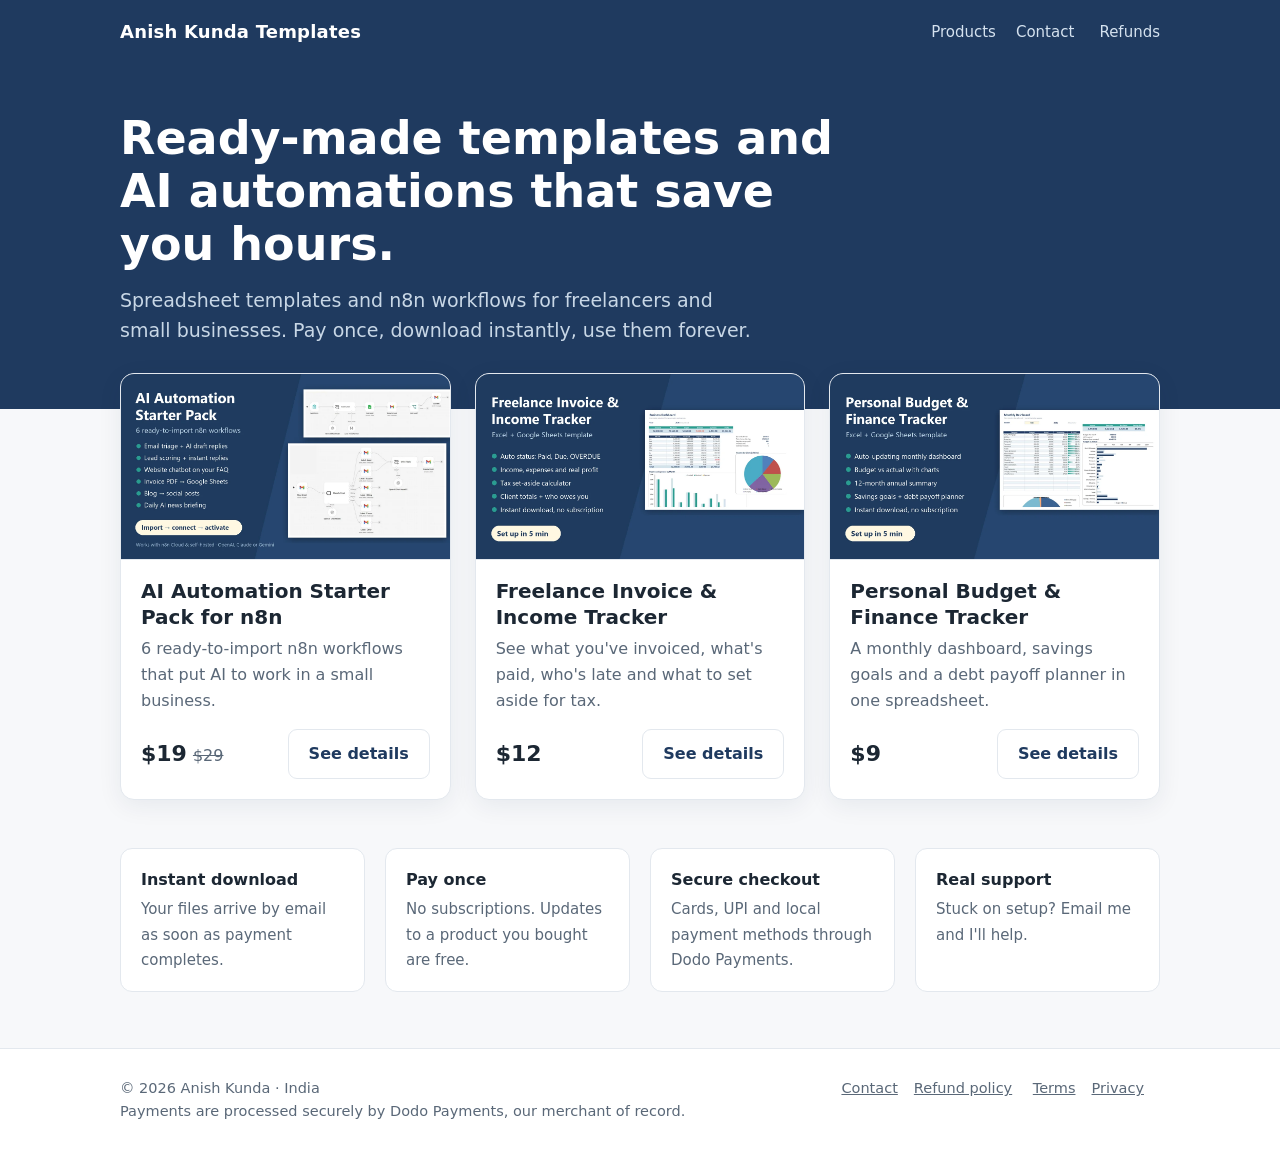
<file: index.html>
<!doctype html>
<html lang="en"><head><meta charset="utf-8"><meta name="viewport" content="width=device-width,initial-scale=1">
<title>Anish Kunda Templates</title><meta name="description" content="Spreadsheet templates and n8n AI workflow templates for freelancers and small businesses.">
<link rel="stylesheet" href="style.css"><link rel="icon" href="img/icon.png">
</head><body>
<header class="top"><div class="wrap"><a class="brand" href="index.html">Anish Kunda Templates</a>
<nav><a href="index.html#products">Products</a><a href="contact.html">Contact</a>
<a href="refund-policy.html">Refunds</a></nav></div></header>
<section class="hero"><div class="wrap"><h1>Ready-made templates and AI automations that save you hours.</h1>
<p>Spreadsheet templates and n8n workflows for freelancers and small businesses. Pay once, download instantly,
use them forever.</p></div></section>
<main class="wrap" id="products"><div class="grid"><article class="card"><a class="img" href="products/n8n-ai-automation-pack.html">
<img src="img/n8n-ai-automation-pack/cover.webp" width="1280" height="720" alt="AI Automation Starter Pack for n8n cover"></a>
<div class="body"><h2><a href="products/n8n-ai-automation-pack.html">AI Automation Starter Pack for n8n</a></h2><p>6 ready-to-import n8n workflows that put AI to work in a small business.</p>
<div class="row"><span class="price">$19<s>$29</s></span>
<a class="btn ghost" href="products/n8n-ai-automation-pack.html">See details</a></div></div></article><article class="card"><a class="img" href="products/freelance-tracker.html">
<img src="img/freelance-tracker/cover.webp" width="1280" height="720" alt="Freelance Invoice &amp; Income Tracker cover"></a>
<div class="body"><h2><a href="products/freelance-tracker.html">Freelance Invoice &amp; Income Tracker</a></h2><p>See what you&#x27;ve invoiced, what&#x27;s paid, who&#x27;s late and what to set aside for tax.</p>
<div class="row"><span class="price">$12</span>
<a class="btn ghost" href="products/freelance-tracker.html">See details</a></div></div></article><article class="card"><a class="img" href="products/budget-tracker.html">
<img src="img/budget-tracker/cover.webp" width="1280" height="720" alt="Personal Budget &amp; Finance Tracker cover"></a>
<div class="body"><h2><a href="products/budget-tracker.html">Personal Budget &amp; Finance Tracker</a></h2><p>A monthly dashboard, savings goals and a debt payoff planner in one spreadsheet.</p>
<div class="row"><span class="price">$9</span>
<a class="btn ghost" href="products/budget-tracker.html">See details</a></div></div></article></div>
<div class="points"><div><b>Instant download</b><span>Your files arrive by email as soon as payment
completes.</span></div><div><b>Pay once</b><span>No subscriptions. Updates to a product you bought are free.</span></div>
<div><b>Secure checkout</b><span>Cards, UPI and local payment methods through Dodo Payments.</span></div>
<div><b>Real support</b><span>Stuck on setup? Email me and I'll help.</span></div></div></main>
<footer><div class="wrap"><div>&copy; 2026 Anish Kunda &middot; India<br>
Payments are processed securely by Dodo Payments, our merchant of record.</div>
<div><a href="contact.html">Contact</a><a href="refund-policy.html">Refund policy</a>
<a href="terms.html">Terms</a><a href="privacy.html">Privacy</a></div></div></footer>
</body></html>
</file>
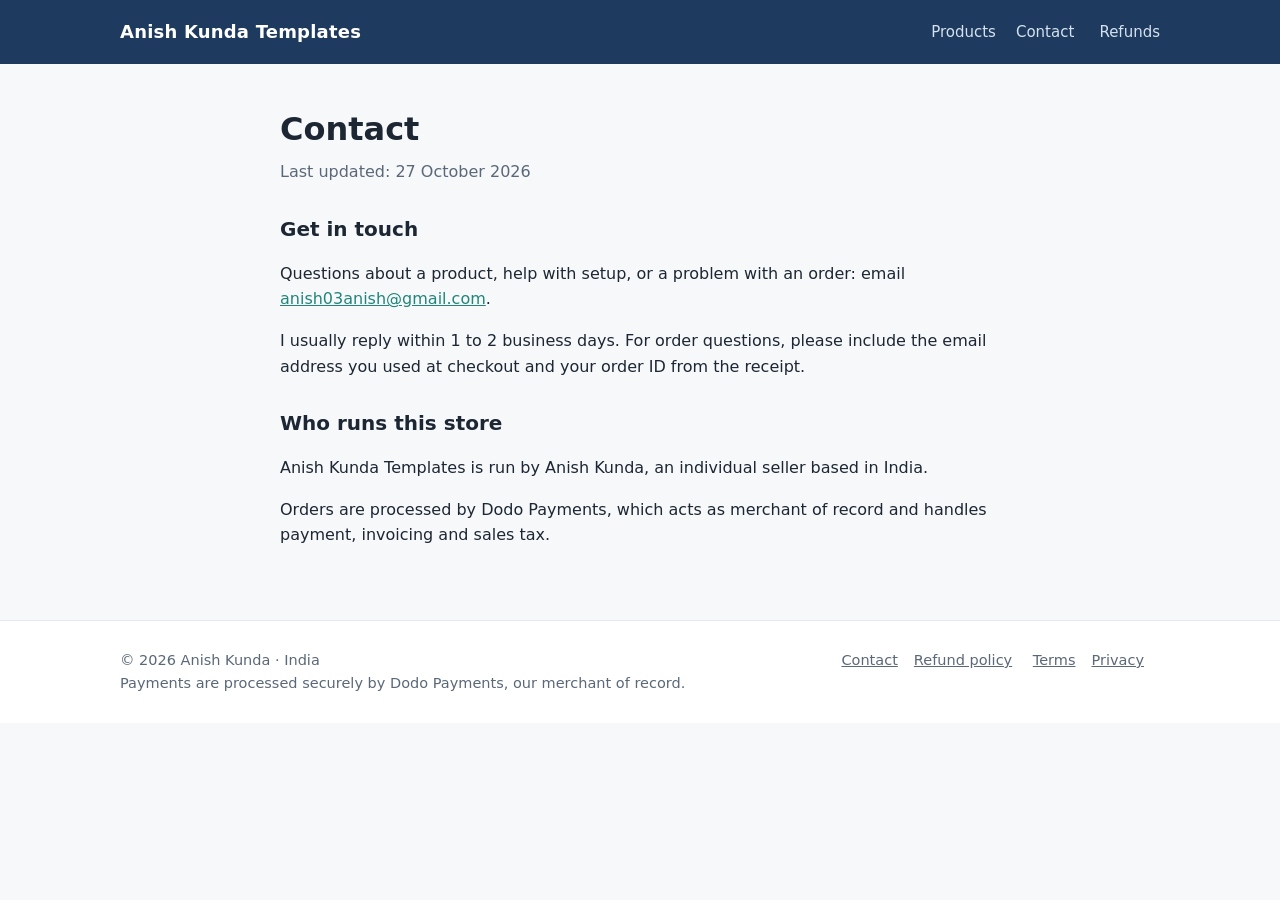
<file: contact.html>
<!doctype html>
<html lang="en"><head><meta charset="utf-8"><meta name="viewport" content="width=device-width,initial-scale=1">
<title>Contact | Anish Kunda Templates</title><meta name="description" content="Contact for Anish Kunda Templates.">
<link rel="stylesheet" href="style.css"><link rel="icon" href="img/icon.png">
</head><body>
<header class="top"><div class="wrap"><a class="brand" href="index.html">Anish Kunda Templates</a>
<nav><a href="index.html#products">Products</a><a href="contact.html">Contact</a>
<a href="refund-policy.html">Refunds</a></nav></div></header>
<main class="wrap doc"><h1>Contact</h1><p class="upd">Last updated: 27 October 2026</p><h2>Get in touch</h2>
<p>Questions about a product, help with setup, or a problem with an order: email <a href="mailto:anish03anish@gmail.com">anish03anish@gmail.com</a>.</p>
<p>I usually reply within 1 to 2 business days. For order questions, please include the email address you used at checkout and your order ID from the receipt.</p>
<h2>Who runs this store</h2>
<p>Anish Kunda Templates is run by Anish Kunda, an individual seller based in India.</p>
<p>Orders are processed by Dodo Payments, which acts as merchant of record and handles payment, invoicing and sales tax.</p></main>
<footer><div class="wrap"><div>&copy; 2026 Anish Kunda &middot; India<br>
Payments are processed securely by Dodo Payments, our merchant of record.</div>
<div><a href="contact.html">Contact</a><a href="refund-policy.html">Refund policy</a>
<a href="terms.html">Terms</a><a href="privacy.html">Privacy</a></div></div></footer>
</body></html>
</file>
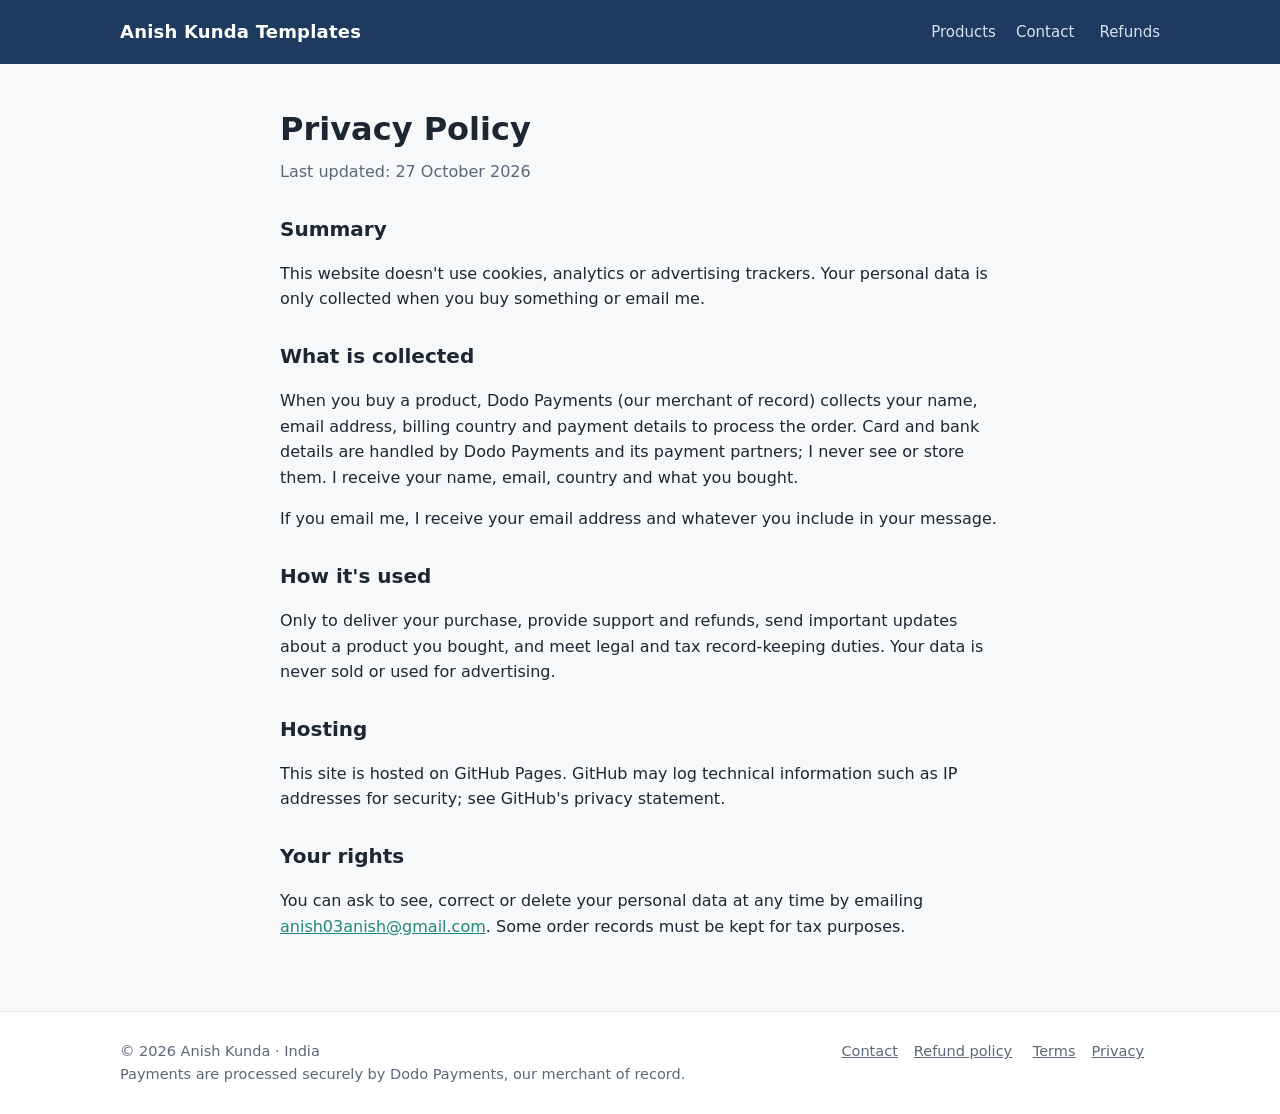
<file: privacy.html>
<!doctype html>
<html lang="en"><head><meta charset="utf-8"><meta name="viewport" content="width=device-width,initial-scale=1">
<title>Privacy Policy | Anish Kunda Templates</title><meta name="description" content="Privacy Policy for Anish Kunda Templates.">
<link rel="stylesheet" href="style.css"><link rel="icon" href="img/icon.png">
</head><body>
<header class="top"><div class="wrap"><a class="brand" href="index.html">Anish Kunda Templates</a>
<nav><a href="index.html#products">Products</a><a href="contact.html">Contact</a>
<a href="refund-policy.html">Refunds</a></nav></div></header>
<main class="wrap doc"><h1>Privacy Policy</h1><p class="upd">Last updated: 27 October 2026</p><h2>Summary</h2>
<p>This website doesn't use cookies, analytics or advertising trackers. Your personal data is only collected when you buy something or email me.</p>
<h2>What is collected</h2>
<p>When you buy a product, Dodo Payments (our merchant of record) collects your name, email address, billing country and payment details to process the order. Card and bank details are handled by Dodo Payments and its payment partners; I never see or store them. I receive your name, email, country and what you bought.</p>
<p>If you email me, I receive your email address and whatever you include in your message.</p>
<h2>How it&#x27;s used</h2>
<p>Only to deliver your purchase, provide support and refunds, send important updates about a product you bought, and meet legal and tax record-keeping duties. Your data is never sold or used for advertising.</p>
<h2>Hosting</h2>
<p>This site is hosted on GitHub Pages. GitHub may log technical information such as IP addresses for security; see GitHub's privacy statement.</p>
<h2>Your rights</h2>
<p>You can ask to see, correct or delete your personal data at any time by emailing <a href="mailto:anish03anish@gmail.com">anish03anish@gmail.com</a>. Some order records must be kept for tax purposes.</p></main>
<footer><div class="wrap"><div>&copy; 2026 Anish Kunda &middot; India<br>
Payments are processed securely by Dodo Payments, our merchant of record.</div>
<div><a href="contact.html">Contact</a><a href="refund-policy.html">Refund policy</a>
<a href="terms.html">Terms</a><a href="privacy.html">Privacy</a></div></div></footer>
</body></html>
</file>
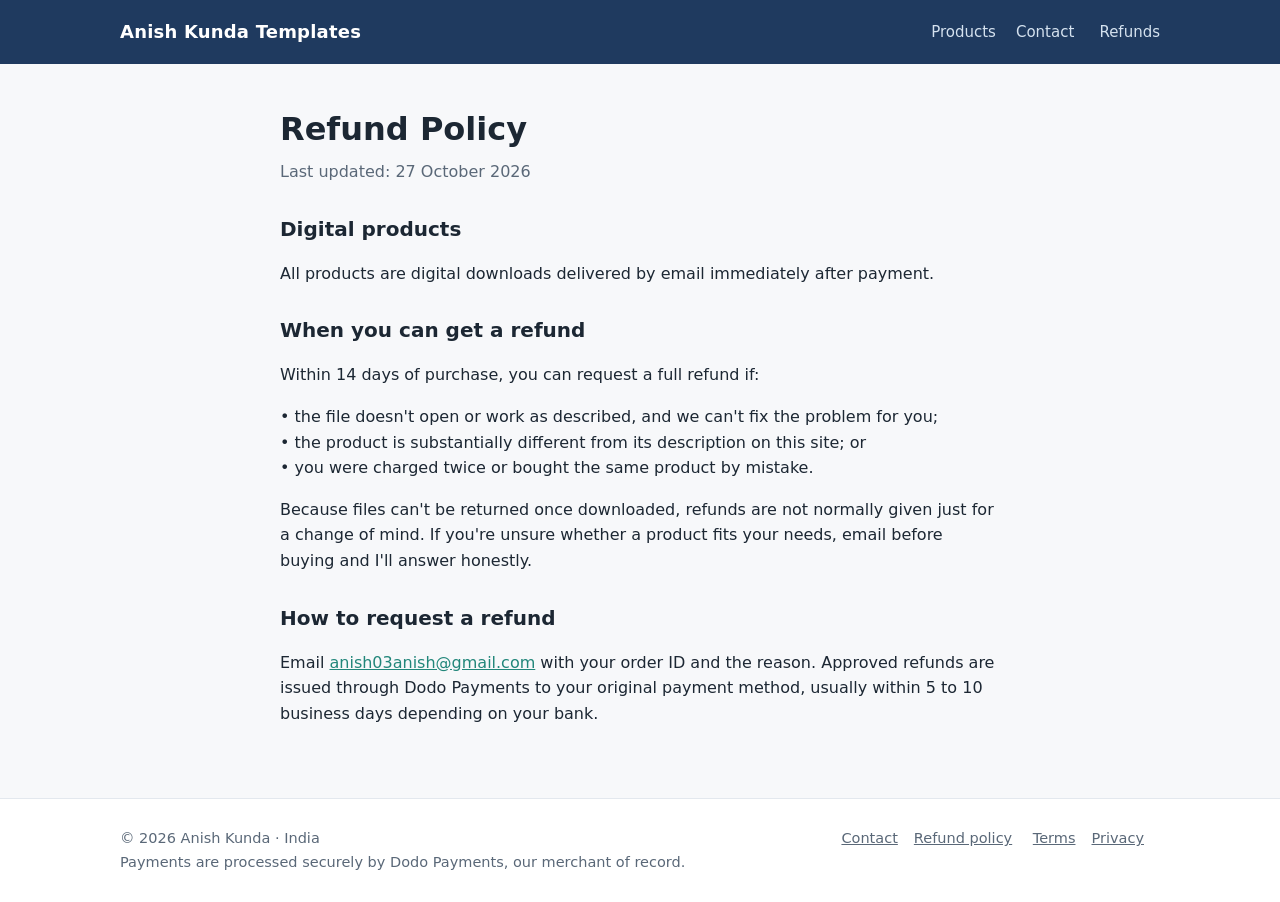
<file: refund-policy.html>
<!doctype html>
<html lang="en"><head><meta charset="utf-8"><meta name="viewport" content="width=device-width,initial-scale=1">
<title>Refund Policy | Anish Kunda Templates</title><meta name="description" content="Refund Policy for Anish Kunda Templates.">
<link rel="stylesheet" href="style.css"><link rel="icon" href="img/icon.png">
</head><body>
<header class="top"><div class="wrap"><a class="brand" href="index.html">Anish Kunda Templates</a>
<nav><a href="index.html#products">Products</a><a href="contact.html">Contact</a>
<a href="refund-policy.html">Refunds</a></nav></div></header>
<main class="wrap doc"><h1>Refund Policy</h1><p class="upd">Last updated: 27 October 2026</p><h2>Digital products</h2>
<p>All products are digital downloads delivered by email immediately after payment.</p>
<h2>When you can get a refund</h2>
<p>Within 14 days of purchase, you can request a full refund if:</p>
<p>&bull; the file doesn't open or work as described, and we can't fix the problem for you;<br>&bull; the product is substantially different from its description on this site; or<br>&bull; you were charged twice or bought the same product by mistake.</p>
<p>Because files can't be returned once downloaded, refunds are not normally given just for a change of mind. If you're unsure whether a product fits your needs, email before buying and I'll answer honestly.</p>
<h2>How to request a refund</h2>
<p>Email <a href="mailto:anish03anish@gmail.com">anish03anish@gmail.com</a> with your order ID and the reason. Approved refunds are issued through Dodo Payments to your original payment method, usually within 5 to 10 business days depending on your bank.</p></main>
<footer><div class="wrap"><div>&copy; 2026 Anish Kunda &middot; India<br>
Payments are processed securely by Dodo Payments, our merchant of record.</div>
<div><a href="contact.html">Contact</a><a href="refund-policy.html">Refund policy</a>
<a href="terms.html">Terms</a><a href="privacy.html">Privacy</a></div></div></footer>
</body></html>
</file>
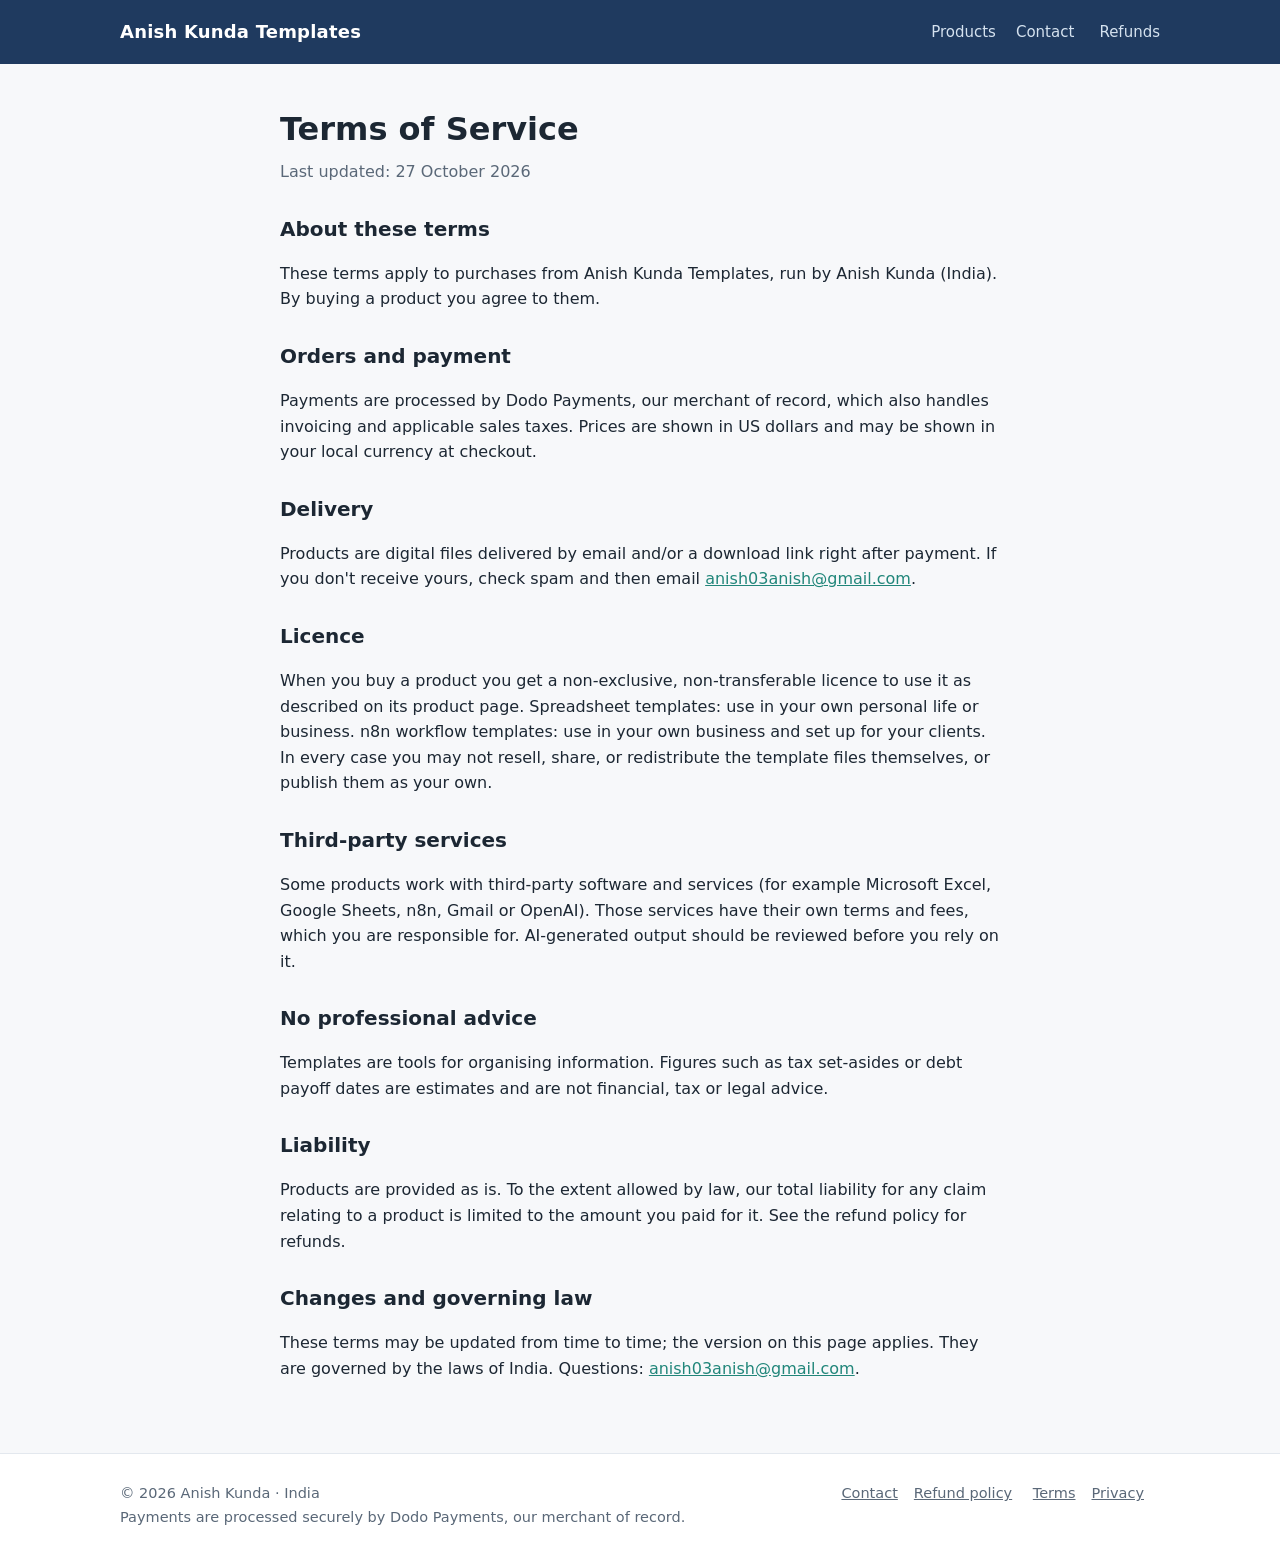
<file: terms.html>
<!doctype html>
<html lang="en"><head><meta charset="utf-8"><meta name="viewport" content="width=device-width,initial-scale=1">
<title>Terms of Service | Anish Kunda Templates</title><meta name="description" content="Terms of Service for Anish Kunda Templates.">
<link rel="stylesheet" href="style.css"><link rel="icon" href="img/icon.png">
</head><body>
<header class="top"><div class="wrap"><a class="brand" href="index.html">Anish Kunda Templates</a>
<nav><a href="index.html#products">Products</a><a href="contact.html">Contact</a>
<a href="refund-policy.html">Refunds</a></nav></div></header>
<main class="wrap doc"><h1>Terms of Service</h1><p class="upd">Last updated: 27 October 2026</p><h2>About these terms</h2>
<p>These terms apply to purchases from Anish Kunda Templates, run by Anish Kunda (India). By buying a product you agree to them.</p>
<h2>Orders and payment</h2>
<p>Payments are processed by Dodo Payments, our merchant of record, which also handles invoicing and applicable sales taxes. Prices are shown in US dollars and may be shown in your local currency at checkout.</p>
<h2>Delivery</h2>
<p>Products are digital files delivered by email and/or a download link right after payment. If you don't receive yours, check spam and then email <a href="mailto:anish03anish@gmail.com">anish03anish@gmail.com</a>.</p>
<h2>Licence</h2>
<p>When you buy a product you get a non-exclusive, non-transferable licence to use it as described on its product page. Spreadsheet templates: use in your own personal life or business. n8n workflow templates: use in your own business and set up for your clients. In every case you may not resell, share, or redistribute the template files themselves, or publish them as your own.</p>
<h2>Third-party services</h2>
<p>Some products work with third-party software and services (for example Microsoft Excel, Google Sheets, n8n, Gmail or OpenAI). Those services have their own terms and fees, which you are responsible for. AI-generated output should be reviewed before you rely on it.</p>
<h2>No professional advice</h2>
<p>Templates are tools for organising information. Figures such as tax set-asides or debt payoff dates are estimates and are not financial, tax or legal advice.</p>
<h2>Liability</h2>
<p>Products are provided as is. To the extent allowed by law, our total liability for any claim relating to a product is limited to the amount you paid for it. See the refund policy for refunds.</p>
<h2>Changes and governing law</h2>
<p>These terms may be updated from time to time; the version on this page applies. They are governed by the laws of India. Questions: <a href="mailto:anish03anish@gmail.com">anish03anish@gmail.com</a>.</p></main>
<footer><div class="wrap"><div>&copy; 2026 Anish Kunda &middot; India<br>
Payments are processed securely by Dodo Payments, our merchant of record.</div>
<div><a href="contact.html">Contact</a><a href="refund-policy.html">Refund policy</a>
<a href="terms.html">Terms</a><a href="privacy.html">Privacy</a></div></div></footer>
</body></html>
</file>
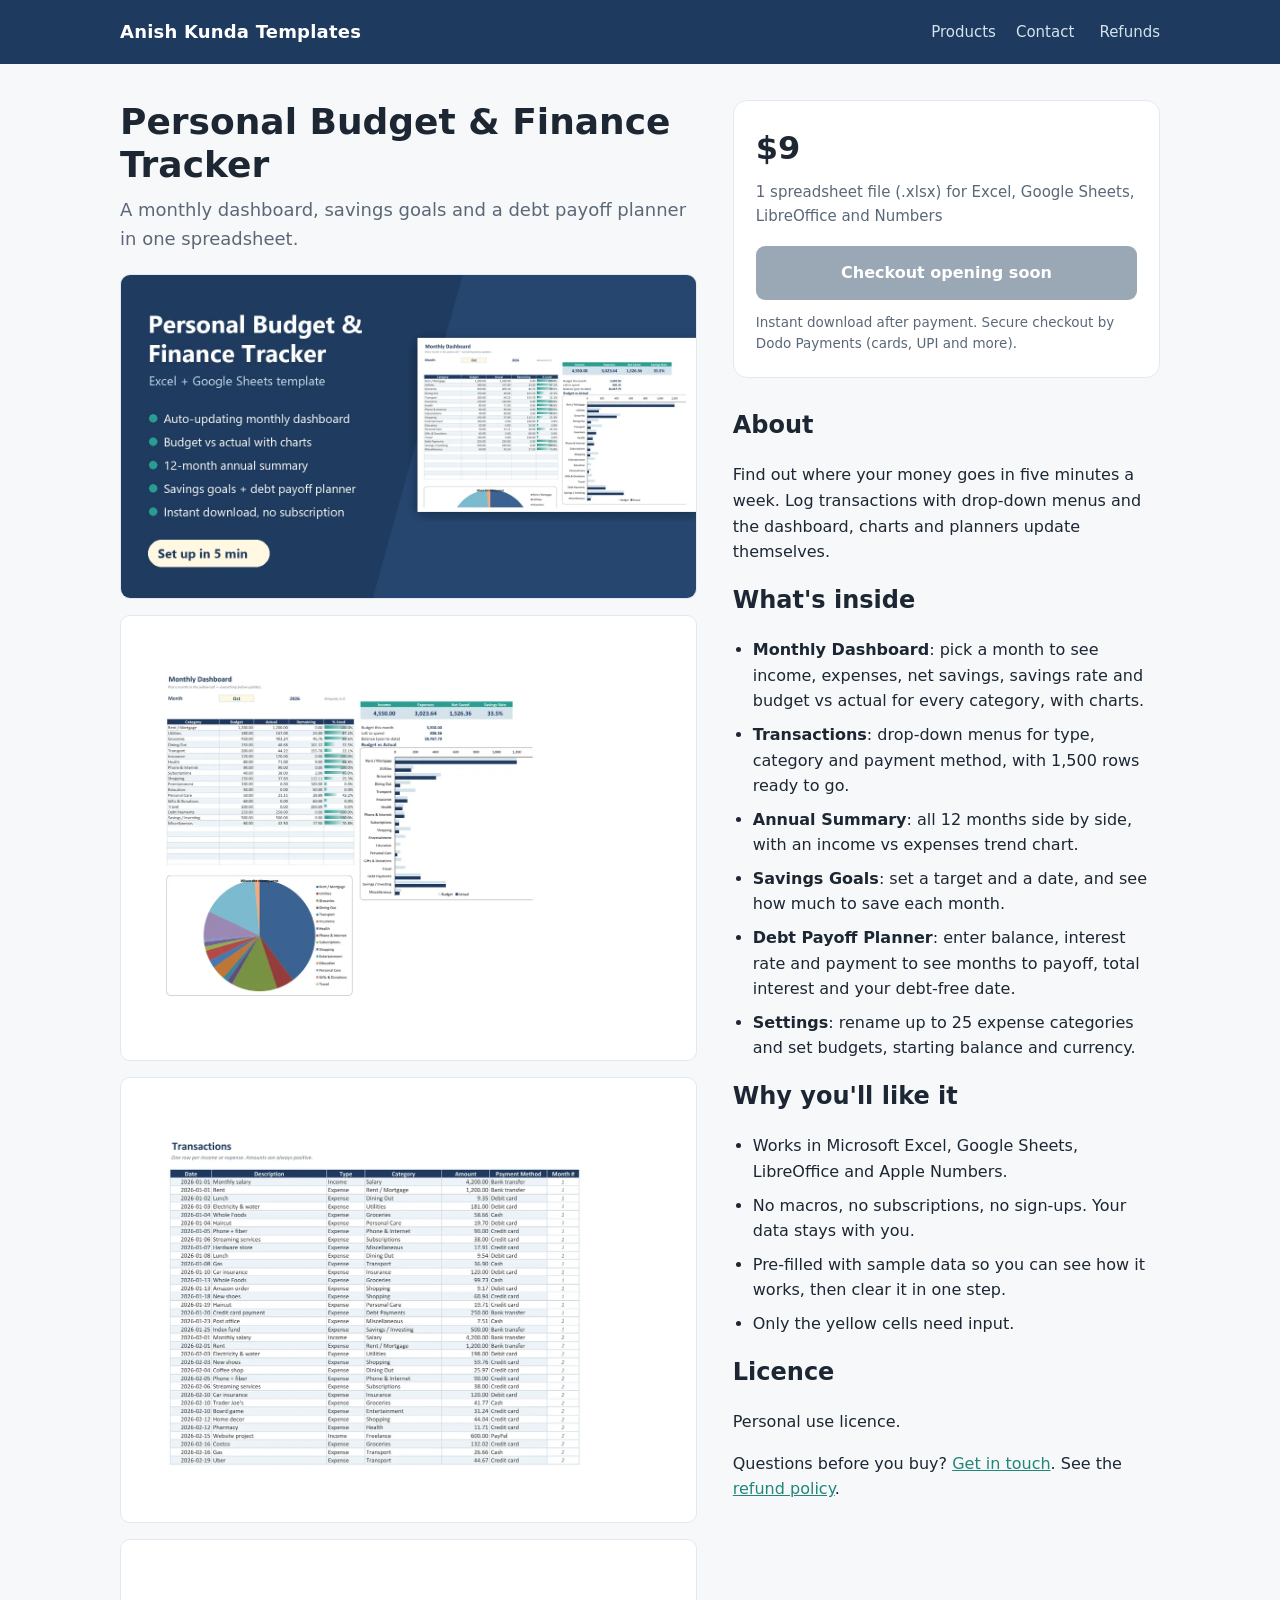
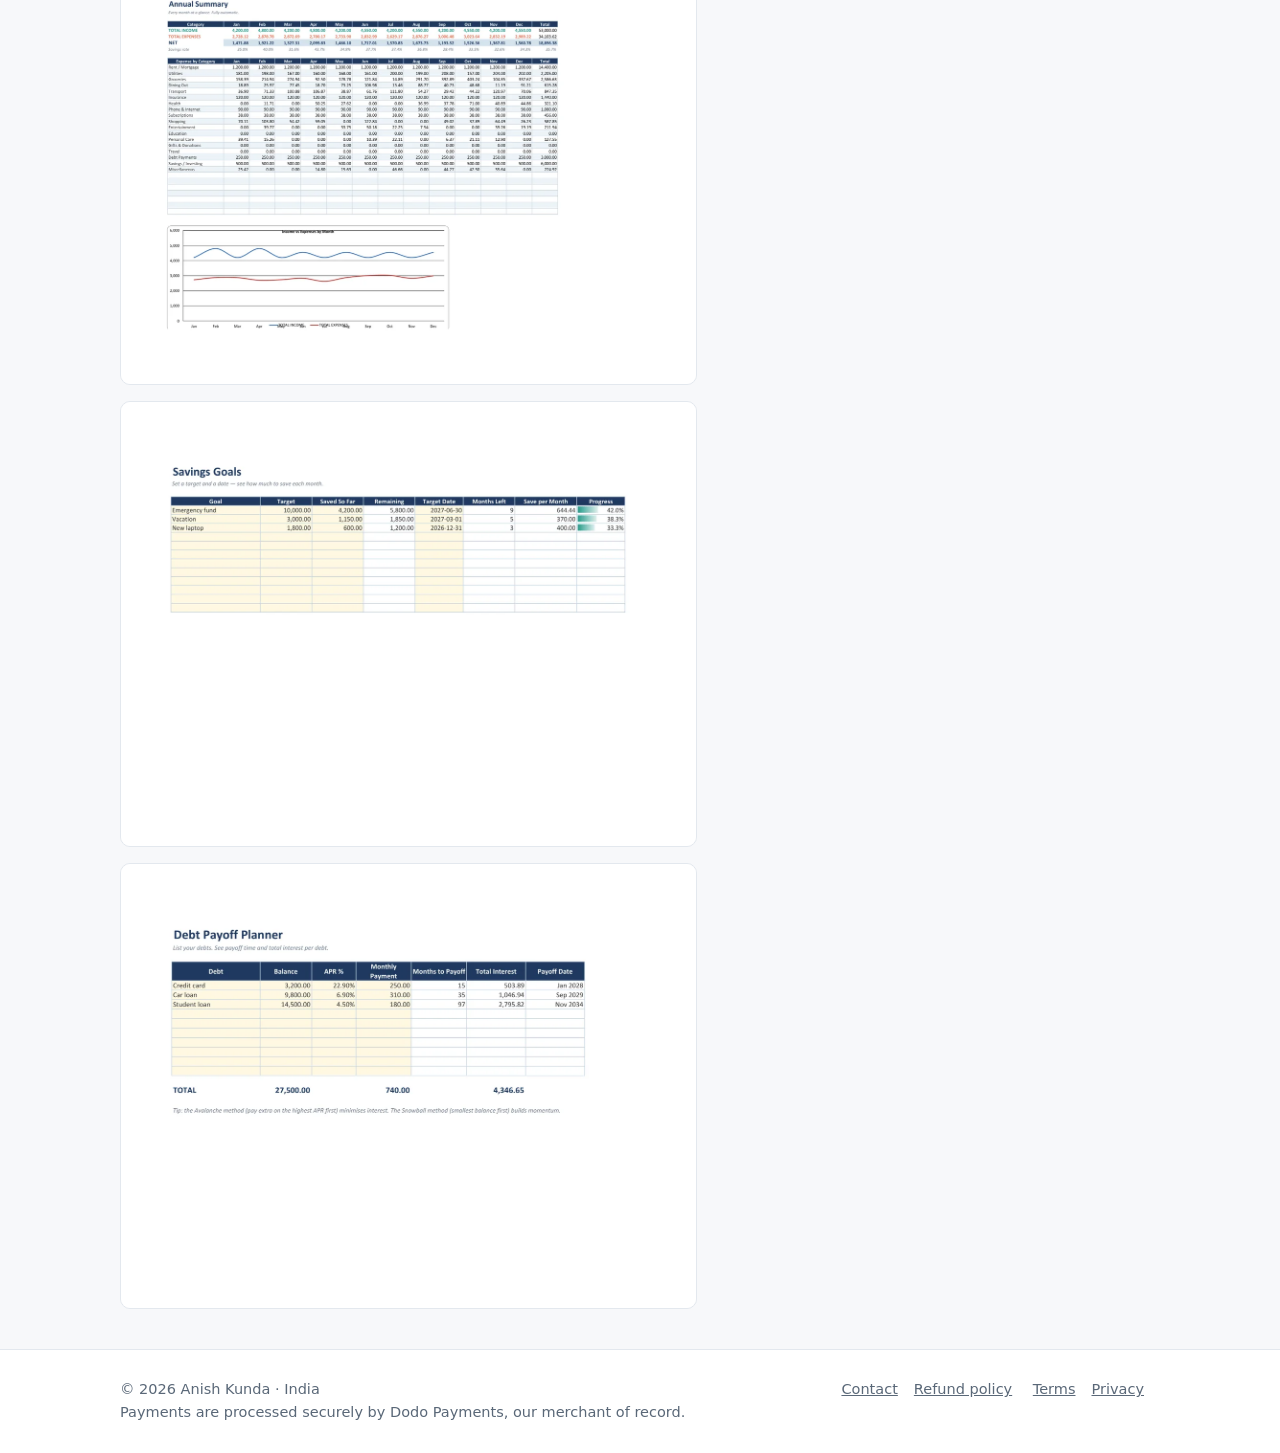
<file: products/budget-tracker.html>
<!doctype html>
<html lang="en"><head><meta charset="utf-8"><meta name="viewport" content="width=device-width,initial-scale=1">
<title>Personal Budget &amp; Finance Tracker | Anish Kunda Templates</title><meta name="description" content="A monthly dashboard, savings goals and a debt payoff planner in one spreadsheet.">
<link rel="stylesheet" href="../style.css"><link rel="icon" href="../img/icon.png">
</head><body>
<header class="top"><div class="wrap"><a class="brand" href="../index.html">Anish Kunda Templates</a>
<nav><a href="../index.html#products">Products</a><a href="../contact.html">Contact</a>
<a href="../refund-policy.html">Refunds</a></nav></div></header>
<main class="wrap"><div class="product"><div>
<h1>Personal Budget &amp; Finance Tracker</h1><p class="tag">A monthly dashboard, savings goals and a debt payoff planner in one spreadsheet.</p>
<div class="shots"><img src="../img/budget-tracker/cover.webp" width="1280" height="720" alt="Personal Budget &amp; Finance Tracker cover">
<img src="../img/budget-tracker/Dashboard.webp" loading="lazy" alt="Personal Budget &amp; Finance Tracker: Dashboard">
<img src="../img/budget-tracker/Transactions.webp" loading="lazy" alt="Personal Budget &amp; Finance Tracker: Transactions">
<img src="../img/budget-tracker/Annual-Summary.webp" loading="lazy" alt="Personal Budget &amp; Finance Tracker: Annual Summary">
<img src="../img/budget-tracker/Savings-Goals.webp" loading="lazy" alt="Personal Budget &amp; Finance Tracker: Savings Goals">
<img src="../img/budget-tracker/Debt-Payoff.webp" loading="lazy" alt="Personal Budget &amp; Finance Tracker: Debt Payoff"></div></div>
<div><aside class="buybox"><div class="price">$9</div><p class="fmt">1 spreadsheet file (.xlsx) for Excel, Google Sheets, LibreOffice and Numbers</p>
<span class="btn off" aria-disabled="true">Checkout opening soon</span><small>Instant download after payment. Secure checkout by Dodo Payments (cards, UPI and more).
</small></aside>
<h2 class="sec" style="margin-top:28px">About</h2><p>Find out where your money goes in five minutes a week. Log transactions with drop-down menus and the dashboard, charts and planners update themselves.</p>
<h2 class="sec">What's inside</h2><ul class="inside"><li><b>Monthly Dashboard</b>: pick a month to see income, expenses, net savings, savings rate and budget vs actual for every category, with charts.</li>
<li><b>Transactions</b>: drop-down menus for type, category and payment method, with 1,500 rows ready to go.</li>
<li><b>Annual Summary</b>: all 12 months side by side, with an income vs expenses trend chart.</li>
<li><b>Savings Goals</b>: set a target and a date, and see how much to save each month.</li>
<li><b>Debt Payoff Planner</b>: enter balance, interest rate and payment to see months to payoff, total interest and your debt-free date.</li>
<li><b>Settings</b>: rename up to 25 expense categories and set budgets, starting balance and currency.</li></ul>
<h2 class="sec">Why you'll like it</h2><ul class="inside"><li>Works in Microsoft Excel, Google Sheets, LibreOffice and Apple Numbers.</li>
<li>No macros, no subscriptions, no sign-ups. Your data stays with you.</li>
<li>Pre-filled with sample data so you can see how it works, then clear it in one step.</li>
<li>Only the yellow cells need input.</li></ul>
<h2 class="sec">Licence</h2><p>Personal use licence.</p>
<p>Questions before you buy? <a href="../contact.html">Get in touch</a>. See the
<a href="../refund-policy.html">refund policy</a>.</p></div></div></main>
<footer><div class="wrap"><div>&copy; 2026 Anish Kunda &middot; India<br>
Payments are processed securely by Dodo Payments, our merchant of record.</div>
<div><a href="../contact.html">Contact</a><a href="../refund-policy.html">Refund policy</a>
<a href="../terms.html">Terms</a><a href="../privacy.html">Privacy</a></div></div></footer>
</body></html>
</file>
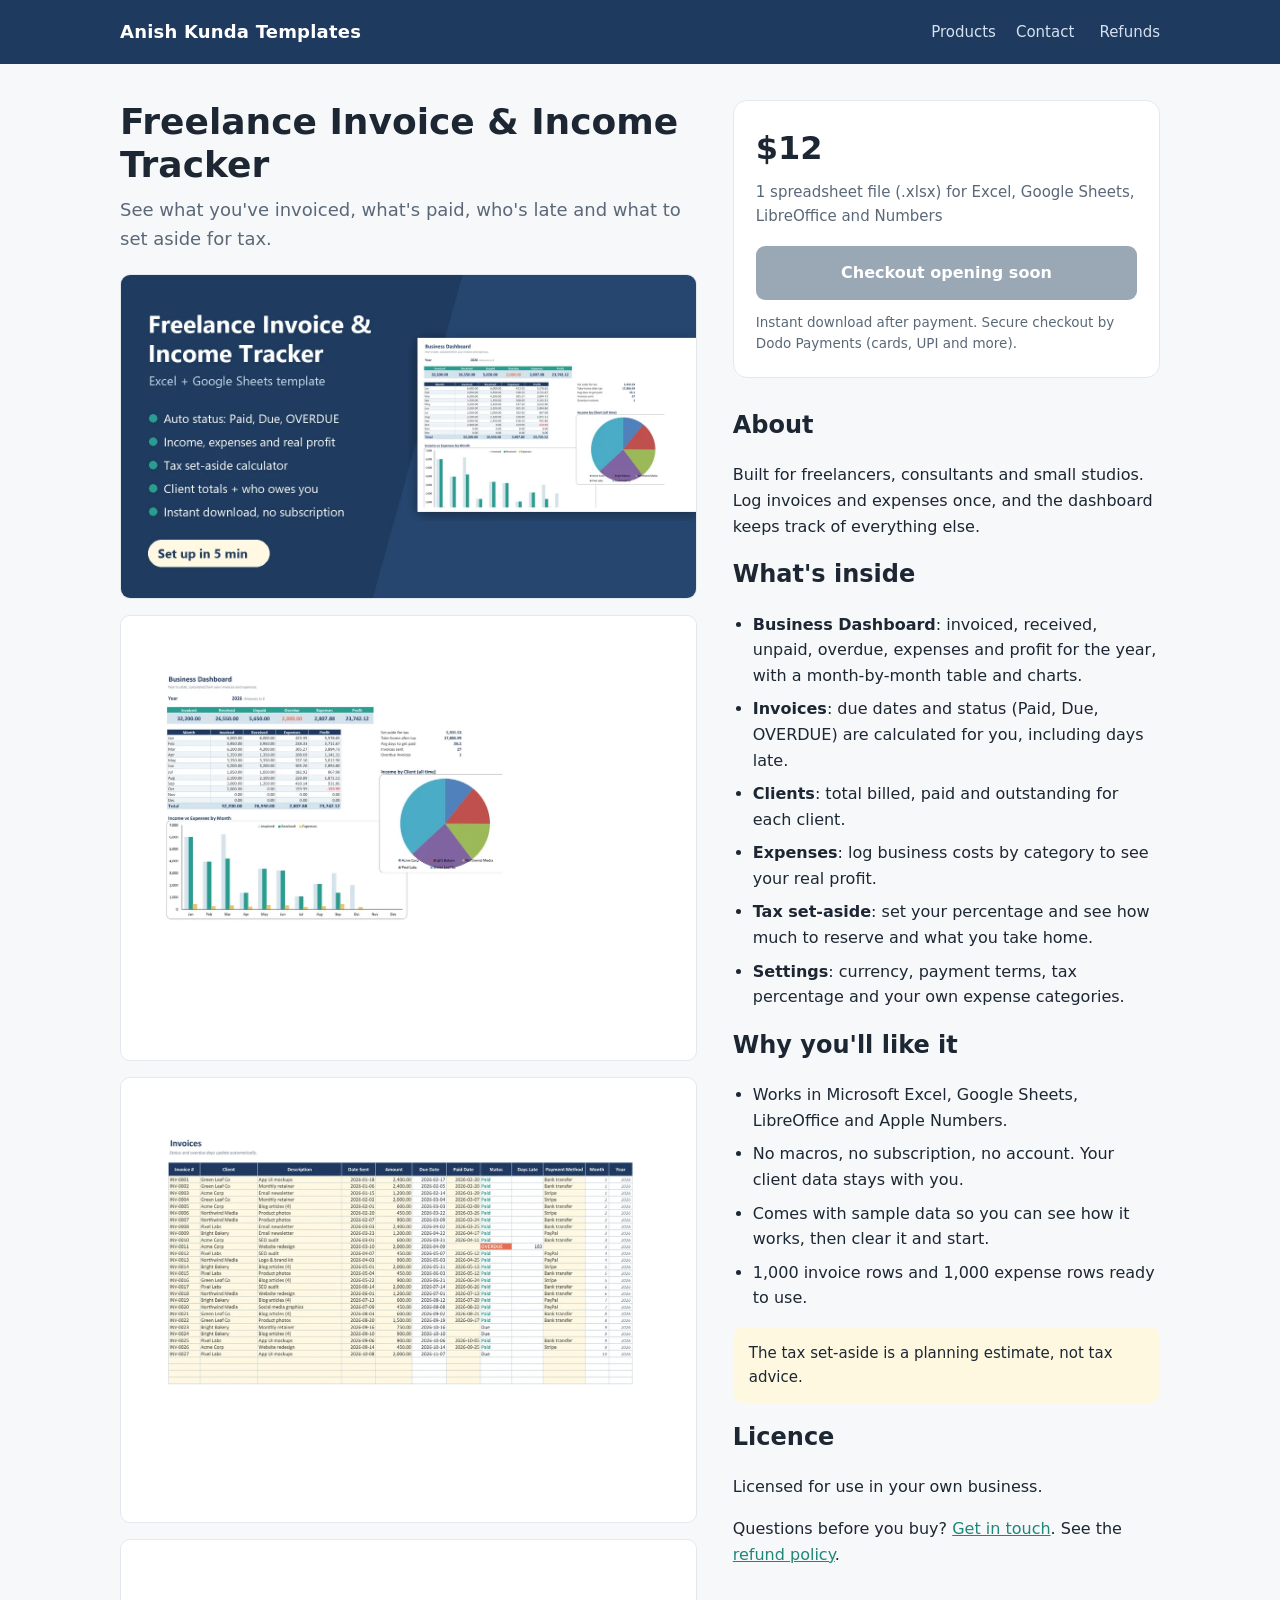
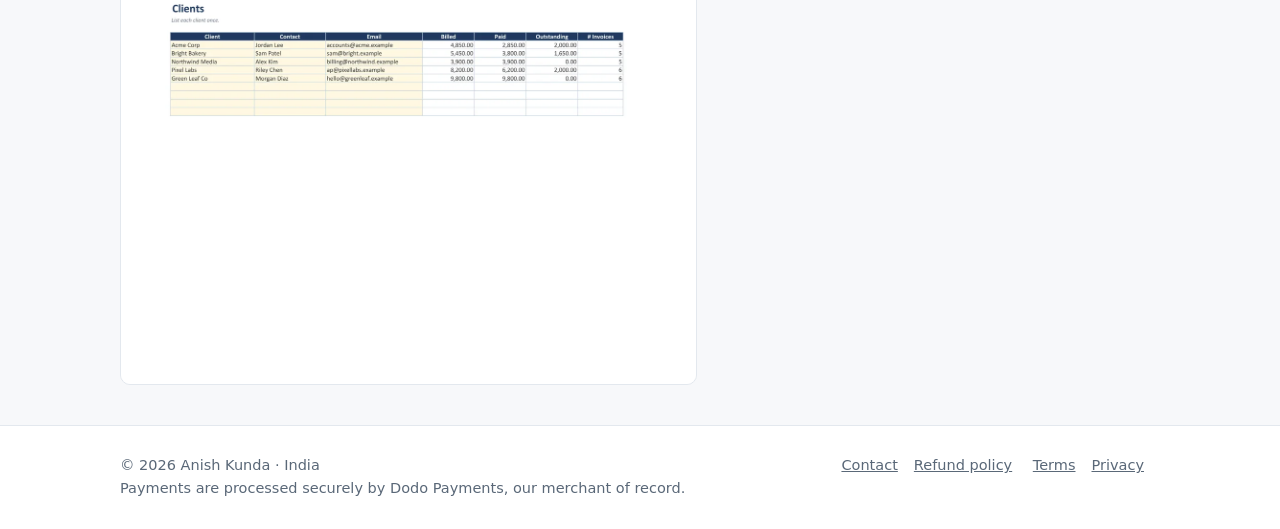
<file: products/freelance-tracker.html>
<!doctype html>
<html lang="en"><head><meta charset="utf-8"><meta name="viewport" content="width=device-width,initial-scale=1">
<title>Freelance Invoice &amp; Income Tracker | Anish Kunda Templates</title><meta name="description" content="See what you&#x27;ve invoiced, what&#x27;s paid, who&#x27;s late and what to set aside for tax.">
<link rel="stylesheet" href="../style.css"><link rel="icon" href="../img/icon.png">
</head><body>
<header class="top"><div class="wrap"><a class="brand" href="../index.html">Anish Kunda Templates</a>
<nav><a href="../index.html#products">Products</a><a href="../contact.html">Contact</a>
<a href="../refund-policy.html">Refunds</a></nav></div></header>
<main class="wrap"><div class="product"><div>
<h1>Freelance Invoice &amp; Income Tracker</h1><p class="tag">See what you&#x27;ve invoiced, what&#x27;s paid, who&#x27;s late and what to set aside for tax.</p>
<div class="shots"><img src="../img/freelance-tracker/cover.webp" width="1280" height="720" alt="Freelance Invoice &amp; Income Tracker cover">
<img src="../img/freelance-tracker/Dashboard.webp" loading="lazy" alt="Freelance Invoice &amp; Income Tracker: Dashboard">
<img src="../img/freelance-tracker/Invoices.webp" loading="lazy" alt="Freelance Invoice &amp; Income Tracker: Invoices">
<img src="../img/freelance-tracker/Clients.webp" loading="lazy" alt="Freelance Invoice &amp; Income Tracker: Clients"></div></div>
<div><aside class="buybox"><div class="price">$12</div><p class="fmt">1 spreadsheet file (.xlsx) for Excel, Google Sheets, LibreOffice and Numbers</p>
<span class="btn off" aria-disabled="true">Checkout opening soon</span><small>Instant download after payment. Secure checkout by Dodo Payments (cards, UPI and more).
</small></aside>
<h2 class="sec" style="margin-top:28px">About</h2><p>Built for freelancers, consultants and small studios. Log invoices and expenses once, and the dashboard keeps track of everything else.</p>
<h2 class="sec">What's inside</h2><ul class="inside"><li><b>Business Dashboard</b>: invoiced, received, unpaid, overdue, expenses and profit for the year, with a month-by-month table and charts.</li>
<li><b>Invoices</b>: due dates and status (Paid, Due, OVERDUE) are calculated for you, including days late.</li>
<li><b>Clients</b>: total billed, paid and outstanding for each client.</li>
<li><b>Expenses</b>: log business costs by category to see your real profit.</li>
<li><b>Tax set-aside</b>: set your percentage and see how much to reserve and what you take home.</li>
<li><b>Settings</b>: currency, payment terms, tax percentage and your own expense categories.</li></ul>
<h2 class="sec">Why you'll like it</h2><ul class="inside"><li>Works in Microsoft Excel, Google Sheets, LibreOffice and Apple Numbers.</li>
<li>No macros, no subscription, no account. Your client data stays with you.</li>
<li>Comes with sample data so you can see how it works, then clear it and start.</li>
<li>1,000 invoice rows and 1,000 expense rows ready to use.</li></ul><p class="note">The tax set-aside is a planning estimate, not tax advice.</p>
<h2 class="sec">Licence</h2><p>Licensed for use in your own business.</p>
<p>Questions before you buy? <a href="../contact.html">Get in touch</a>. See the
<a href="../refund-policy.html">refund policy</a>.</p></div></div></main>
<footer><div class="wrap"><div>&copy; 2026 Anish Kunda &middot; India<br>
Payments are processed securely by Dodo Payments, our merchant of record.</div>
<div><a href="../contact.html">Contact</a><a href="../refund-policy.html">Refund policy</a>
<a href="../terms.html">Terms</a><a href="../privacy.html">Privacy</a></div></div></footer>
</body></html>
</file>
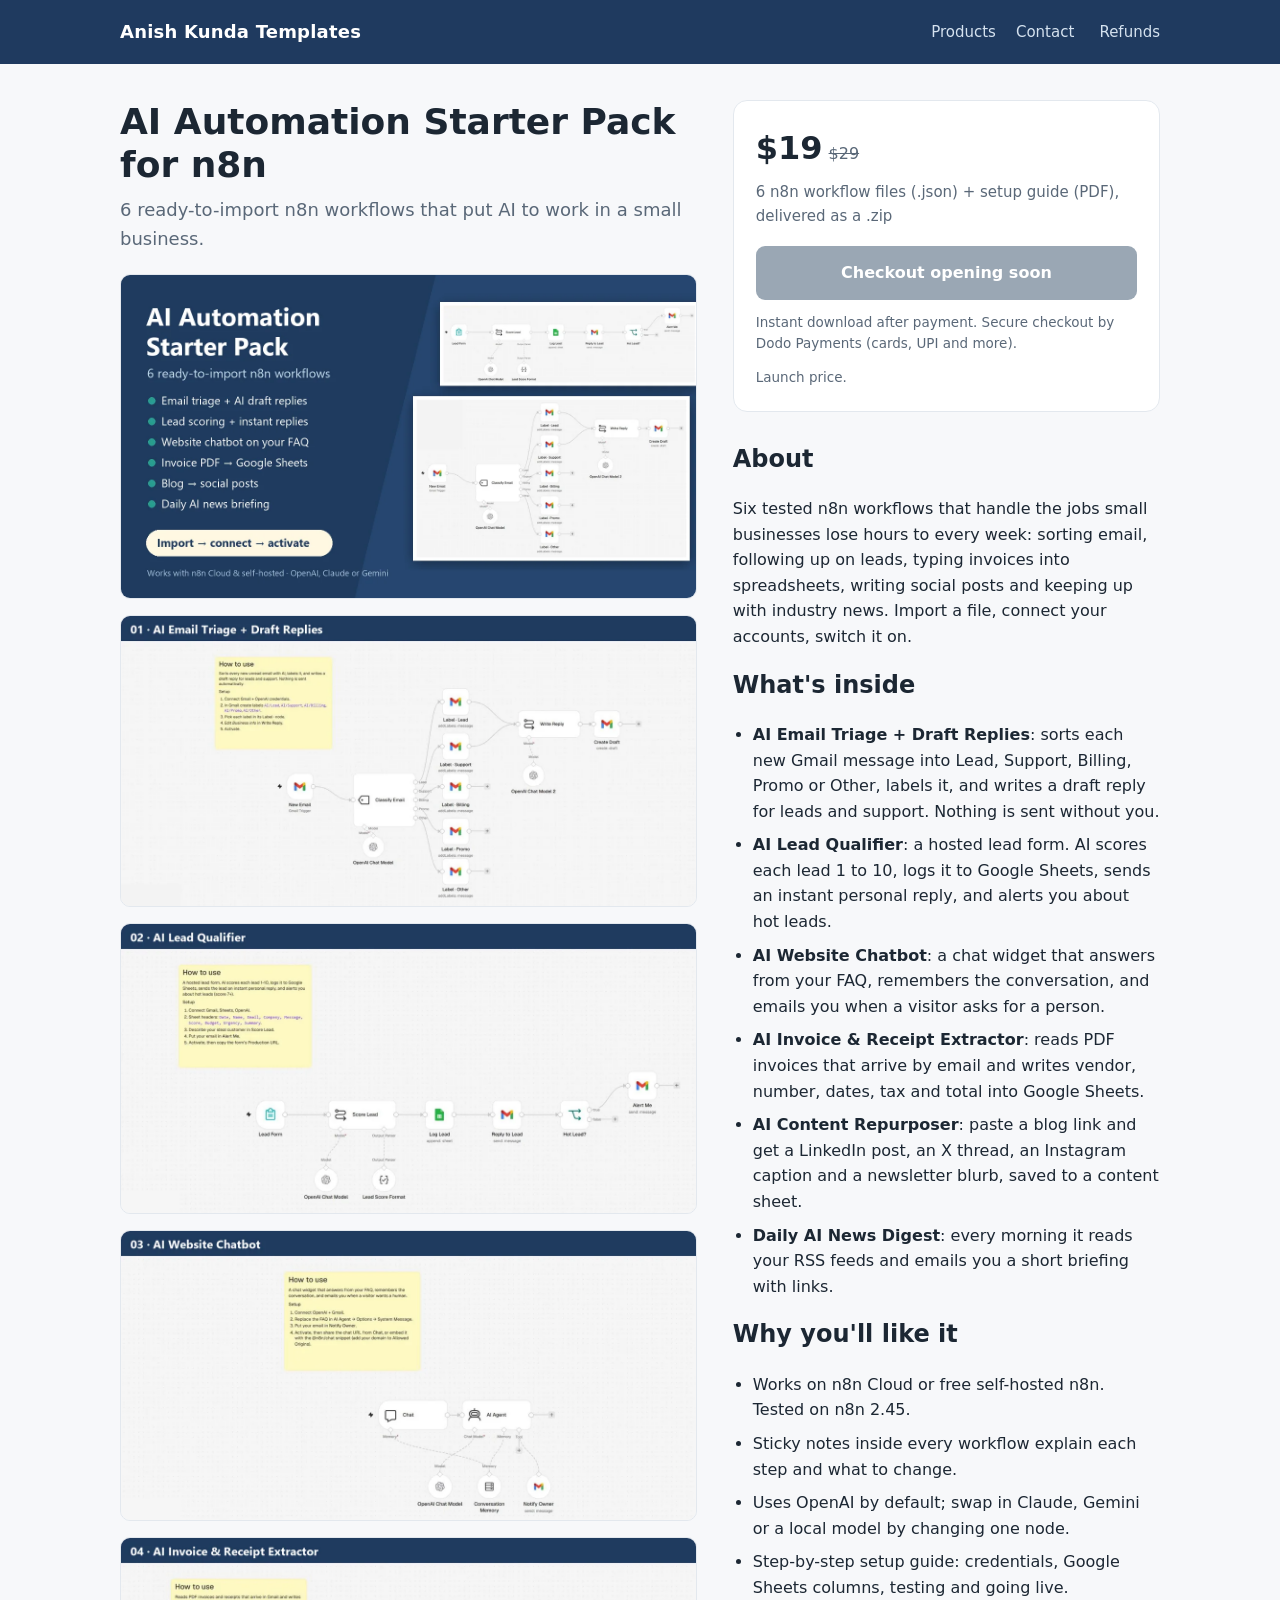
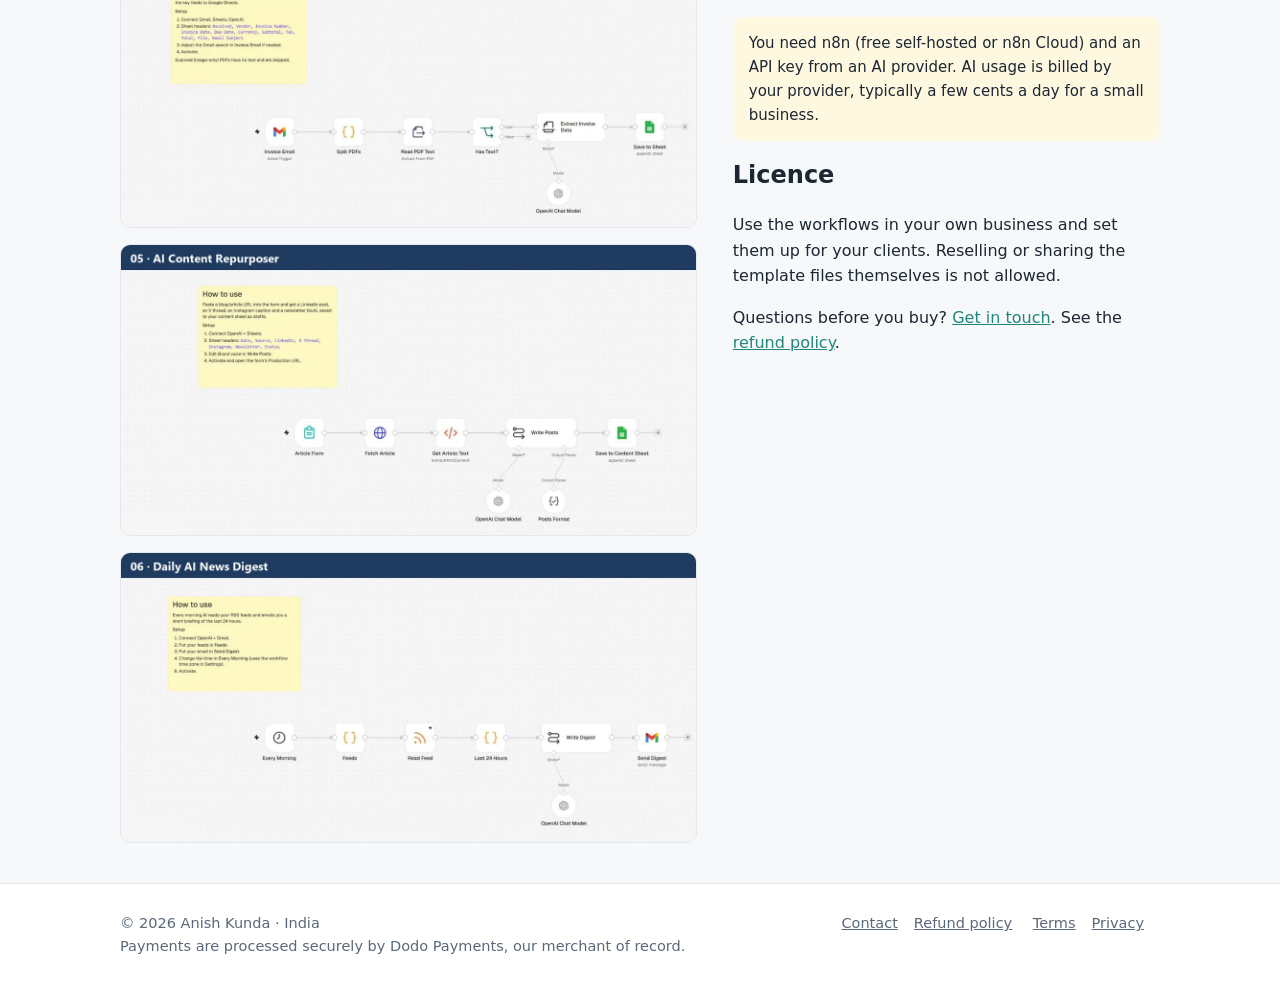
<file: products/n8n-ai-automation-pack.html>
<!doctype html>
<html lang="en"><head><meta charset="utf-8"><meta name="viewport" content="width=device-width,initial-scale=1">
<title>AI Automation Starter Pack for n8n | Anish Kunda Templates</title><meta name="description" content="6 ready-to-import n8n workflows that put AI to work in a small business.">
<link rel="stylesheet" href="../style.css"><link rel="icon" href="../img/icon.png">
</head><body>
<header class="top"><div class="wrap"><a class="brand" href="../index.html">Anish Kunda Templates</a>
<nav><a href="../index.html#products">Products</a><a href="../contact.html">Contact</a>
<a href="../refund-policy.html">Refunds</a></nav></div></header>
<main class="wrap"><div class="product"><div>
<h1>AI Automation Starter Pack for n8n</h1><p class="tag">6 ready-to-import n8n workflows that put AI to work in a small business.</p>
<div class="shots"><img src="../img/n8n-ai-automation-pack/cover.webp" width="1280" height="720" alt="AI Automation Starter Pack for n8n cover">
<img src="../img/n8n-ai-automation-pack/01-Email-Triage.webp" loading="lazy" alt="AI Automation Starter Pack for n8n: Email Triage">
<img src="../img/n8n-ai-automation-pack/02-Lead-Qualifier.webp" loading="lazy" alt="AI Automation Starter Pack for n8n: Lead Qualifier">
<img src="../img/n8n-ai-automation-pack/03-Website-Chatbot.webp" loading="lazy" alt="AI Automation Starter Pack for n8n: Website Chatbot">
<img src="../img/n8n-ai-automation-pack/04-Invoice-Extractor.webp" loading="lazy" alt="AI Automation Starter Pack for n8n: Invoice Extractor">
<img src="../img/n8n-ai-automation-pack/05-Content-Repurposer.webp" loading="lazy" alt="AI Automation Starter Pack for n8n: Content Repurposer">
<img src="../img/n8n-ai-automation-pack/06-News-Digest.webp" loading="lazy" alt="AI Automation Starter Pack for n8n: News Digest"></div></div>
<div><aside class="buybox"><div class="price">$19<s>$29</s></div><p class="fmt">6 n8n workflow files (.json) + setup guide (PDF), delivered as a .zip</p>
<span class="btn off" aria-disabled="true">Checkout opening soon</span><small>Instant download after payment. Secure checkout by Dodo Payments (cards, UPI and more).
<br><small>Launch price.</small></small></aside>
<h2 class="sec" style="margin-top:28px">About</h2><p>Six tested n8n workflows that handle the jobs small businesses lose hours to every week: sorting email, following up on leads, typing invoices into spreadsheets, writing social posts and keeping up with industry news. Import a file, connect your accounts, switch it on.</p>
<h2 class="sec">What's inside</h2><ul class="inside"><li><b>AI Email Triage + Draft Replies</b>: sorts each new Gmail message into Lead, Support, Billing, Promo or Other, labels it, and writes a draft reply for leads and support. Nothing is sent without you.</li>
<li><b>AI Lead Qualifier</b>: a hosted lead form. AI scores each lead 1 to 10, logs it to Google Sheets, sends an instant personal reply, and alerts you about hot leads.</li>
<li><b>AI Website Chatbot</b>: a chat widget that answers from your FAQ, remembers the conversation, and emails you when a visitor asks for a person.</li>
<li><b>AI Invoice &amp; Receipt Extractor</b>: reads PDF invoices that arrive by email and writes vendor, number, dates, tax and total into Google Sheets.</li>
<li><b>AI Content Repurposer</b>: paste a blog link and get a LinkedIn post, an X thread, an Instagram caption and a newsletter blurb, saved to a content sheet.</li>
<li><b>Daily AI News Digest</b>: every morning it reads your RSS feeds and emails you a short briefing with links.</li></ul>
<h2 class="sec">Why you'll like it</h2><ul class="inside"><li>Works on n8n Cloud or free self-hosted n8n. Tested on n8n 2.45.</li>
<li>Sticky notes inside every workflow explain each step and what to change.</li>
<li>Uses OpenAI by default; swap in Claude, Gemini or a local model by changing one node.</li>
<li>Step-by-step setup guide: credentials, Google Sheets columns, testing and going live.</li></ul><p class="note">You need n8n (free self-hosted or n8n Cloud) and an API key from an AI provider. AI usage is billed by your provider, typically a few cents a day for a small business.</p>
<h2 class="sec">Licence</h2><p>Use the workflows in your own business and set them up for your clients. Reselling or sharing the template files themselves is not allowed.</p>
<p>Questions before you buy? <a href="../contact.html">Get in touch</a>. See the
<a href="../refund-policy.html">refund policy</a>.</p></div></div></main>
<footer><div class="wrap"><div>&copy; 2026 Anish Kunda &middot; India<br>
Payments are processed securely by Dodo Payments, our merchant of record.</div>
<div><a href="../contact.html">Contact</a><a href="../refund-policy.html">Refund policy</a>
<a href="../terms.html">Terms</a><a href="../privacy.html">Privacy</a></div></div></footer>
</body></html>
</file>
<file: style.css>
:root{--ink:#1c2733;--muted:#5a6878;--navy:#1f3a5f;--teal:#2a9d8f;--teal-d:#21867a;--line:#e3e8ee;
--bg:#f7f8fa;--card:#fff;--cream:#fff8e1}
*{box-sizing:border-box}html{-webkit-text-size-adjust:100%}
body{margin:0;background:var(--bg);color:var(--ink);font:16px/1.6 system-ui,-apple-system,"Segoe UI",Roboto,
"Helvetica Neue",Arial,sans-serif}
img{max-width:100%;height:auto;display:block}a{color:var(--teal-d)}
.wrap{max-width:1080px;margin:0 auto;padding:0 20px}
header.top{background:var(--navy);color:#fff}
header.top .wrap{display:flex;align-items:center;justify-content:space-between;gap:16px;min-height:64px;flex-wrap:wrap}
.brand{color:#fff;text-decoration:none;font-weight:700;font-size:18px;letter-spacing:.2px}
nav a{color:#d5e2ef;text-decoration:none;margin-left:20px;font-size:15px}nav a:hover{color:#fff}
.hero{background:var(--navy);color:#fff;padding:48px 0 64px}
.hero h1{font-size:clamp(30px,5vw,46px);line-height:1.15;margin:0 0 14px;max-width:760px}
.hero p{color:#c8d7e6;font-size:19px;max-width:640px;margin:0}
.grid{display:grid;grid-template-columns:repeat(auto-fit,minmax(290px,1fr));gap:24px;margin:-36px 0 48px}
.card{background:var(--card);border:1px solid var(--line);border-radius:14px;overflow:hidden;display:flex;
flex-direction:column;box-shadow:0 6px 24px rgba(20,40,70,.07)}
.card a.img{display:block;border-bottom:1px solid var(--line)}
.card .body{padding:18px 20px 20px;display:flex;flex-direction:column;flex:1}
.card h2{font-size:20px;margin:0 0 6px;line-height:1.3}.card h2 a{color:var(--ink);text-decoration:none}
.card p{color:var(--muted);margin:0 0 16px;flex:1}
.row{display:flex;align-items:center;justify-content:space-between;gap:12px;flex-wrap:wrap}
.price{font-size:22px;font-weight:700}.price s{color:var(--muted);font-weight:400;font-size:16px;margin-left:6px}
.btn{display:inline-block;background:var(--teal);color:#fff;text-decoration:none;font-weight:600;
padding:11px 20px;border-radius:9px;border:0;font-size:16px;cursor:pointer}
.btn:hover{background:var(--teal-d)}.btn.ghost{background:transparent;color:var(--navy);border:1px solid var(--line)}
.btn.off{background:#9aa7b4;cursor:default}
.points{display:grid;grid-template-columns:repeat(auto-fit,minmax(220px,1fr));gap:20px;margin:0 0 56px}
.points div{background:var(--card);border:1px solid var(--line);border-radius:12px;padding:18px 20px}
.points b{display:block;margin-bottom:4px}.points span{color:var(--muted);font-size:15px}
h2.sec{font-size:24px;margin:0 0 18px}
.product{display:grid;grid-template-columns:minmax(0,1.35fr) minmax(0,1fr);gap:36px;padding:36px 0 24px}
.product h1{font-size:clamp(26px,4vw,36px);line-height:1.2;margin:0 0 10px}
.tag{color:var(--muted);font-size:18px;margin:0 0 20px}
.buybox{background:var(--card);border:1px solid var(--line);border-radius:14px;padding:22px;position:sticky;top:20px}
.buybox .price{font-size:32px;margin-bottom:6px}.buybox .fmt{color:var(--muted);font-size:15px;margin:0 0 18px}
.buybox .btn{width:100%;text-align:center;padding:14px}.buybox small{display:block;color:var(--muted);margin-top:12px;font-size:13.5px}
.shots img{border:1px solid var(--line);border-radius:10px;margin-bottom:16px;background:#fff}
.inside{padding-left:20px}.inside li{margin-bottom:8px}
.note{background:var(--cream);border-radius:10px;padding:14px 16px;font-size:15px}
.doc{max-width:760px;padding:40px 20px 56px}.doc h1{font-size:32px;margin:0 0 4px}.doc .upd{color:var(--muted);margin:0 0 28px}
.doc h2{font-size:20px;margin:28px 0 8px}
footer{border-top:1px solid var(--line);background:#fff;padding:28px 0;color:var(--muted);font-size:14.5px}
footer .wrap{display:flex;justify-content:space-between;gap:16px;flex-wrap:wrap}
footer a{color:var(--muted);margin-right:16px}
@media (max-width:820px){.product{grid-template-columns:1fr}.buybox{position:static}nav a{margin:0 16px 0 0}}
</file>
